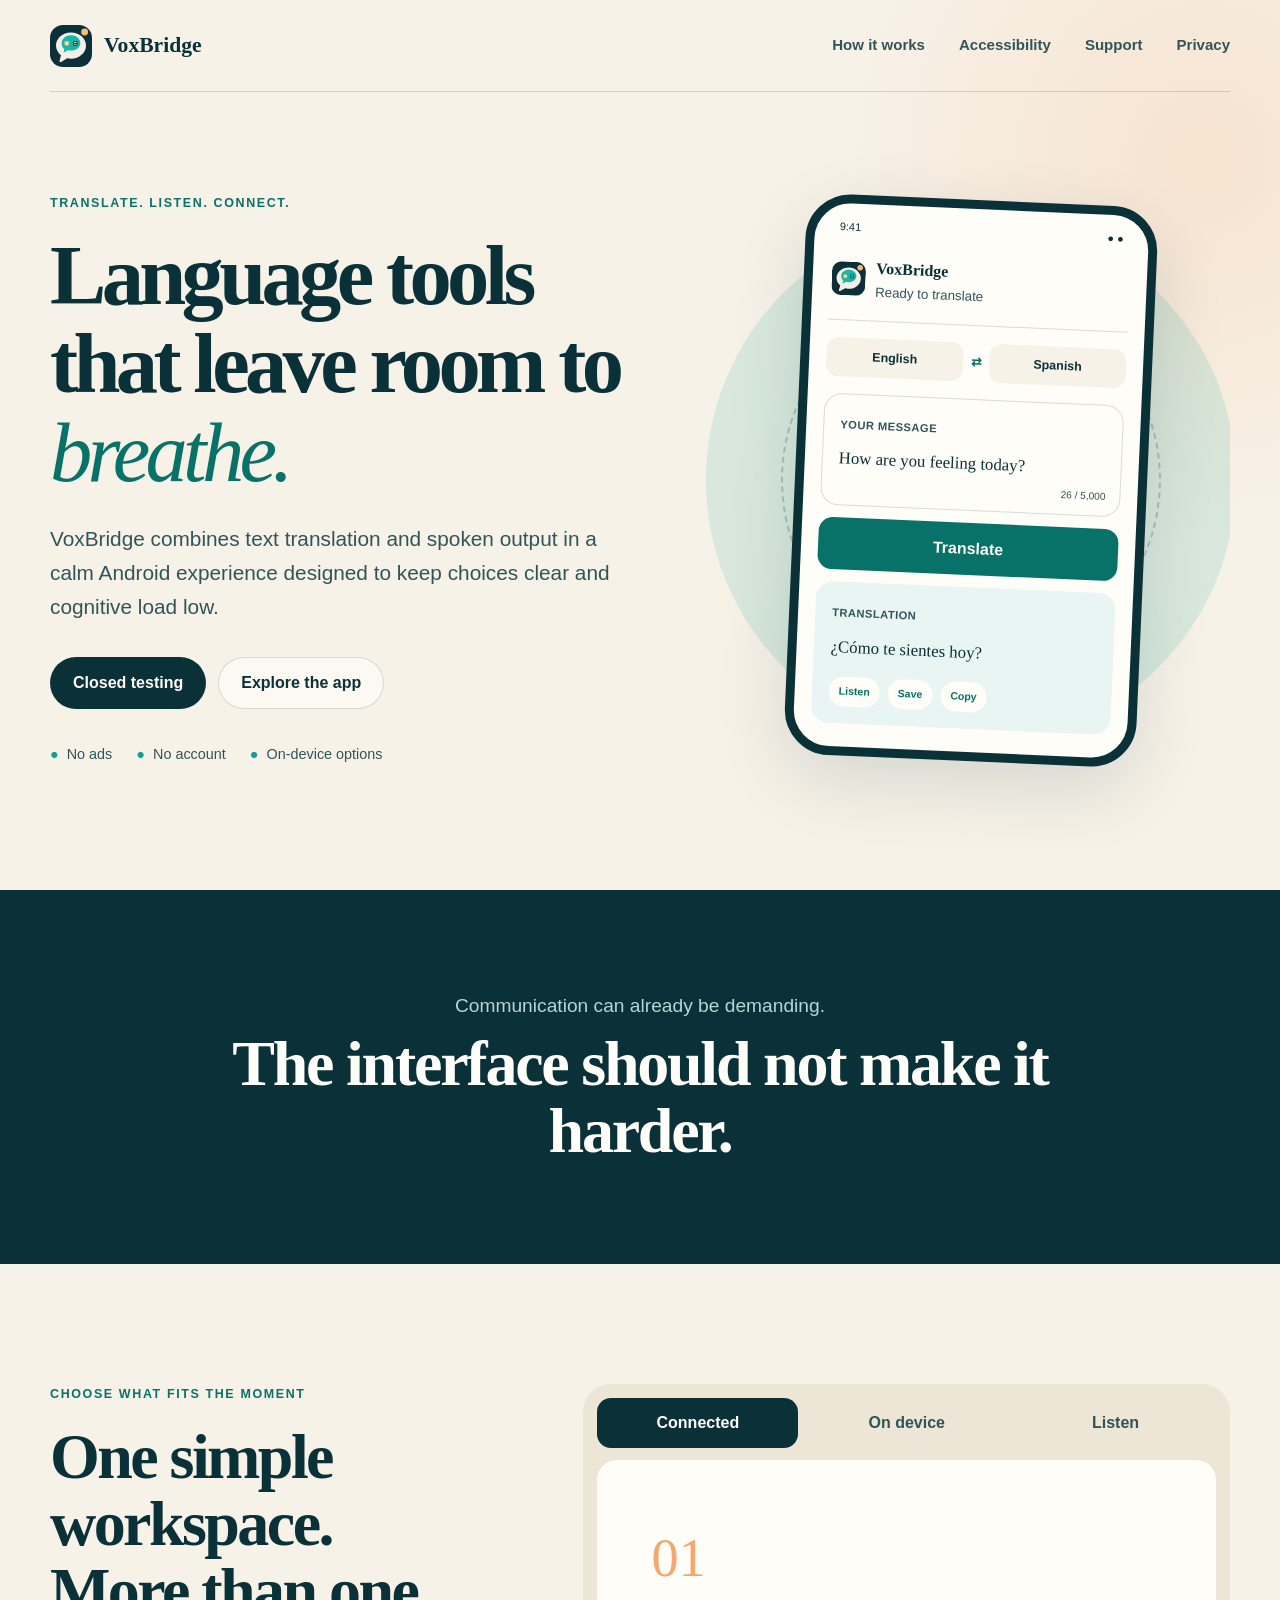
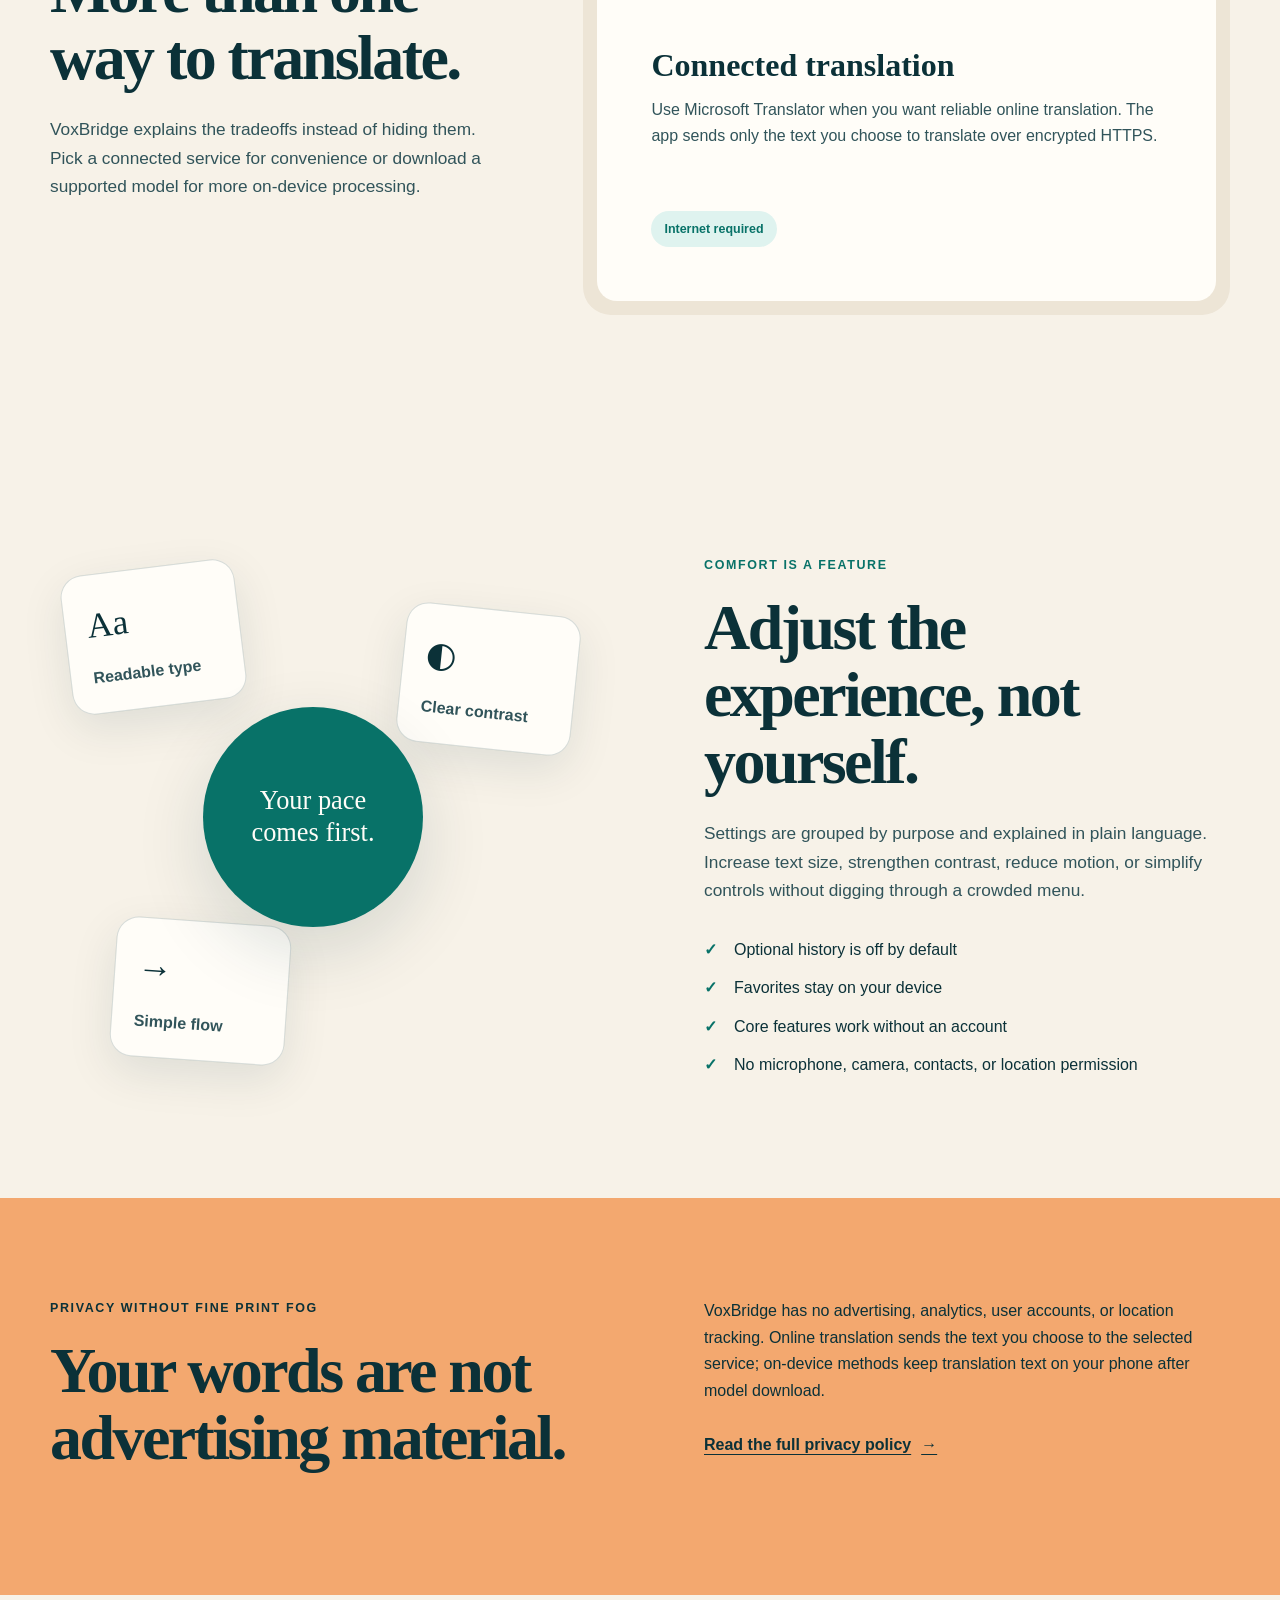
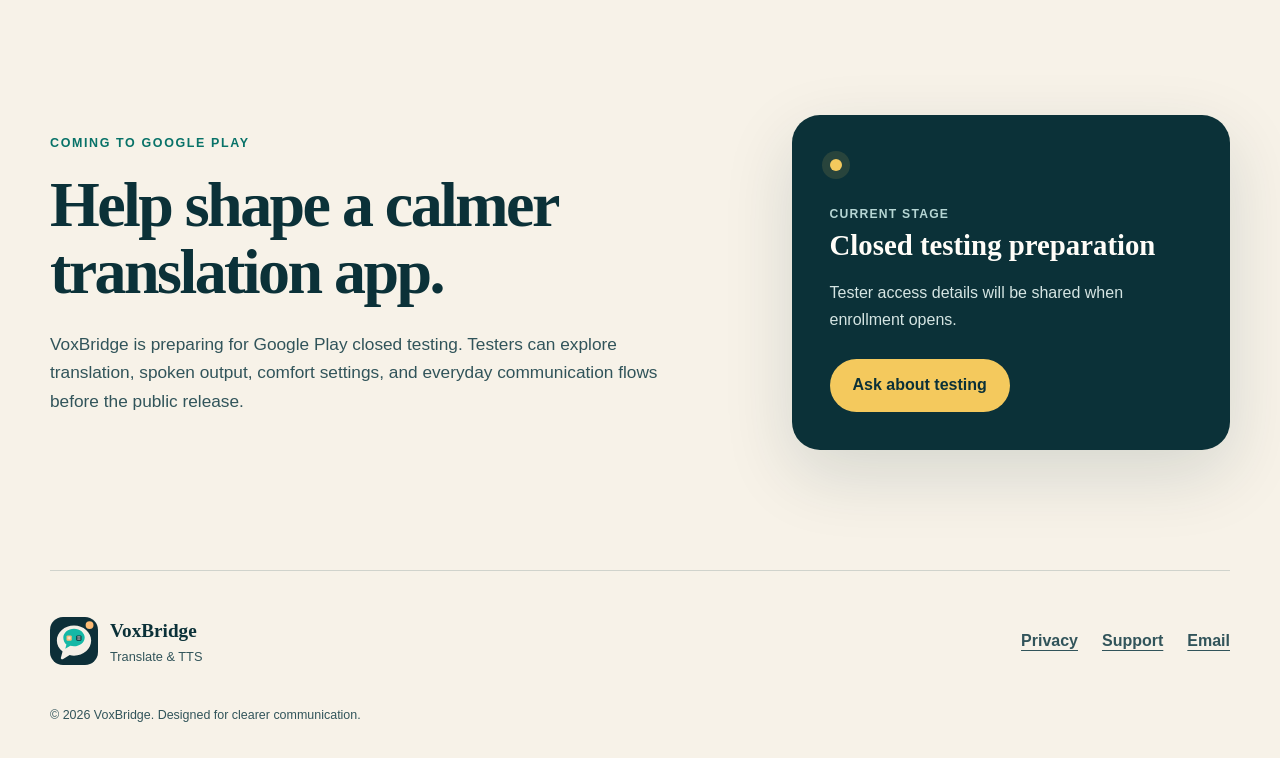
<file: index.html>
<!doctype html>
<html lang="en">
<head>
  <meta charset="utf-8">
  <meta name="viewport" content="width=device-width, initial-scale=1">
  <meta name="description" content="VoxBridge Translate & TTS makes translation easier to follow with online and on-device options, spoken output, and calm accessibility controls.">
  <meta name="theme-color" content="#0b3138">
  <title>VoxBridge Translate &amp; TTS</title>
  <link rel="icon" href="assets/voxbridge-mark.svg" type="image/svg+xml">
  <link rel="stylesheet" href="styles.css">
  <script src="script.js" defer></script>
</head>
<body>
  <a class="skip-link" href="#main">Skip to content</a>
  <header class="site-header">
    <a class="brand" href="./" aria-label="VoxBridge home">
      <img src="assets/voxbridge-mark.svg" alt="" width="42" height="42">
      <span>VoxBridge</span>
    </a>
    <button class="nav-toggle" type="button" aria-expanded="false" aria-controls="site-nav">
      <span class="sr-only">Open navigation</span><span></span><span></span>
    </button>
    <nav id="site-nav" class="site-nav" aria-label="Main navigation">
      <a href="#how-it-works">How it works</a>
      <a href="#accessibility">Accessibility</a>
      <a href="support/">Support</a>
      <a href="privacy/">Privacy</a>
    </nav>
  </header>

  <main id="main">
    <section class="hero">
      <div class="hero-copy" data-reveal>
        <p class="eyebrow">Translate. Listen. Connect.</p>
        <h1>Language tools that leave room to <em>breathe.</em></h1>
        <p class="hero-lede">VoxBridge combines text translation and spoken output in a calm Android experience designed to keep choices clear and cognitive load low.</p>
        <div class="hero-actions">
          <a class="button button-primary" href="#testing">Closed testing</a>
          <a class="button button-quiet" href="#how-it-works">Explore the app</a>
        </div>
        <ul class="trust-list" aria-label="Product highlights">
          <li>No ads</li><li>No account</li><li>On-device options</li>
        </ul>
      </div>

      <div class="phone-stage" aria-label="Illustration of the VoxBridge translation screen" data-reveal>
        <div class="orbit orbit-one"></div><div class="orbit orbit-two"></div>
        <div class="phone">
          <div class="phone-top"><span>9:41</span><span>● ●</span></div>
          <div class="app-bar"><img src="assets/voxbridge-mark.svg" alt="" width="34" height="34"><div><strong>VoxBridge</strong><small>Ready to translate</small></div></div>
          <div class="language-row"><span>English</span><span aria-hidden="true">⇄</span><span>Spanish</span></div>
          <div class="input-card"><span class="field-label">Your message</span><p>How are you feeling today?</p><span class="character-count">26 / 5,000</span></div>
          <button class="mock-button" type="button" tabindex="-1">Translate</button>
          <div class="result-card"><span class="field-label">Translation</span><p>¿Cómo te sientes hoy?</p><div class="result-actions"><span>Listen</span><span>Save</span><span>Copy</span></div></div>
        </div>
      </div>
    </section>

    <section class="statement" aria-label="VoxBridge approach" data-reveal>
      <p>Communication can already be demanding.</p>
      <h2>The interface should not make it harder.</h2>
    </section>

    <section id="how-it-works" class="section method-section">
      <div class="section-heading" data-reveal>
        <p class="eyebrow">Choose what fits the moment</p>
        <h2>One simple workspace.<br>More than one way to translate.</h2>
        <p>VoxBridge explains the tradeoffs instead of hiding them. Pick a connected service for convenience or download a supported model for more on-device processing.</p>
      </div>
      <div class="method-explorer" data-reveal>
        <div class="method-tabs" role="tablist" aria-label="Translation methods">
          <button id="tab-online" role="tab" aria-selected="true" aria-controls="panel-online">Connected</button>
          <button id="tab-device" role="tab" aria-selected="false" aria-controls="panel-device" tabindex="-1">On device</button>
          <button id="tab-speech" role="tab" aria-selected="false" aria-controls="panel-speech" tabindex="-1">Listen</button>
        </div>
        <div class="method-panel" id="panel-online" role="tabpanel" aria-labelledby="tab-online"><span class="method-number">01</span><div><h3>Connected translation</h3><p>Use Microsoft Translator when you want reliable online translation. The app sends only the text you choose to translate over encrypted HTTPS.</p></div><span class="method-tag">Internet required</span></div>
        <div class="method-panel" id="panel-device" role="tabpanel" aria-labelledby="tab-device" hidden><span class="method-number">02</span><div><h3>On-device translation</h3><p>Download supported ML Kit or optional model packs, then keep translation processing on your phone. Model availability and device requirements vary.</p></div><span class="method-tag">Download first</span></div>
        <div class="method-panel" id="panel-speech" role="tabpanel" aria-labelledby="tab-speech" hidden><span class="method-number">03</span><div><h3>Hear the result</h3><p>Use Android text-to-speech with voices installed on your device. Pause, replay, and adjust speech settings without adding another account.</p></div><span class="method-tag">Android voices</span></div>
      </div>
    </section>

    <section id="accessibility" class="section comfort-section">
      <div class="comfort-visual" data-reveal>
        <div class="comfort-card card-a"><span>Aa</span><p>Readable type</p></div>
        <div class="comfort-card card-b"><span>◐</span><p>Clear contrast</p></div>
        <div class="comfort-card card-c"><span>→</span><p>Simple flow</p></div>
        <div class="comfort-center">Your pace<br>comes first.</div>
      </div>
      <div class="section-heading" data-reveal>
        <p class="eyebrow">Comfort is a feature</p>
        <h2>Adjust the experience, not yourself.</h2>
        <p>Settings are grouped by purpose and explained in plain language. Increase text size, strengthen contrast, reduce motion, or simplify controls without digging through a crowded menu.</p>
        <ul class="check-list"><li>Optional history is off by default</li><li>Favorites stay on your device</li><li>Core features work without an account</li><li>No microphone, camera, contacts, or location permission</li></ul>
      </div>
    </section>

    <section class="privacy-band" data-reveal>
      <div><p class="eyebrow">Privacy without fine print fog</p><h2>Your words are not advertising material.</h2></div>
      <div><p>VoxBridge has no advertising, analytics, user accounts, or location tracking. Online translation sends the text you choose to the selected service; on-device methods keep translation text on your phone after model download.</p><a class="text-link" href="privacy/">Read the full privacy policy <span aria-hidden="true">→</span></a></div>
    </section>

    <section id="testing" class="section testing-section" data-reveal>
      <div class="testing-copy"><p class="eyebrow">Coming to Google Play</p><h2>Help shape a calmer translation app.</h2><p>VoxBridge is preparing for Google Play closed testing. Testers can explore translation, spoken output, comfort settings, and everyday communication flows before the public release.</p></div>
      <div class="testing-card"><span class="status-dot"></span><p class="testing-label">Current stage</p><strong>Closed testing preparation</strong><p>Tester access details will be shared when enrollment opens.</p><a class="button button-primary" href="mailto:supportvoxbridgetranslatetts@gmail.com?subject=VoxBridge%20closed%20testing">Ask about testing</a></div>
    </section>
  </main>

  <footer class="site-footer">
    <div class="footer-brand"><img src="assets/voxbridge-mark.svg" alt="" width="48" height="48"><div><strong>VoxBridge</strong><span>Translate &amp; TTS</span></div></div>
    <div class="footer-links"><a href="privacy/">Privacy</a><a href="support/">Support</a><a href="mailto:supportvoxbridgetranslatetts@gmail.com">Email</a></div>
    <p class="copyright">© <span data-year>2026</span> VoxBridge. Designed for clearer communication.</p>
  </footer>
</body>
</html>
</file>
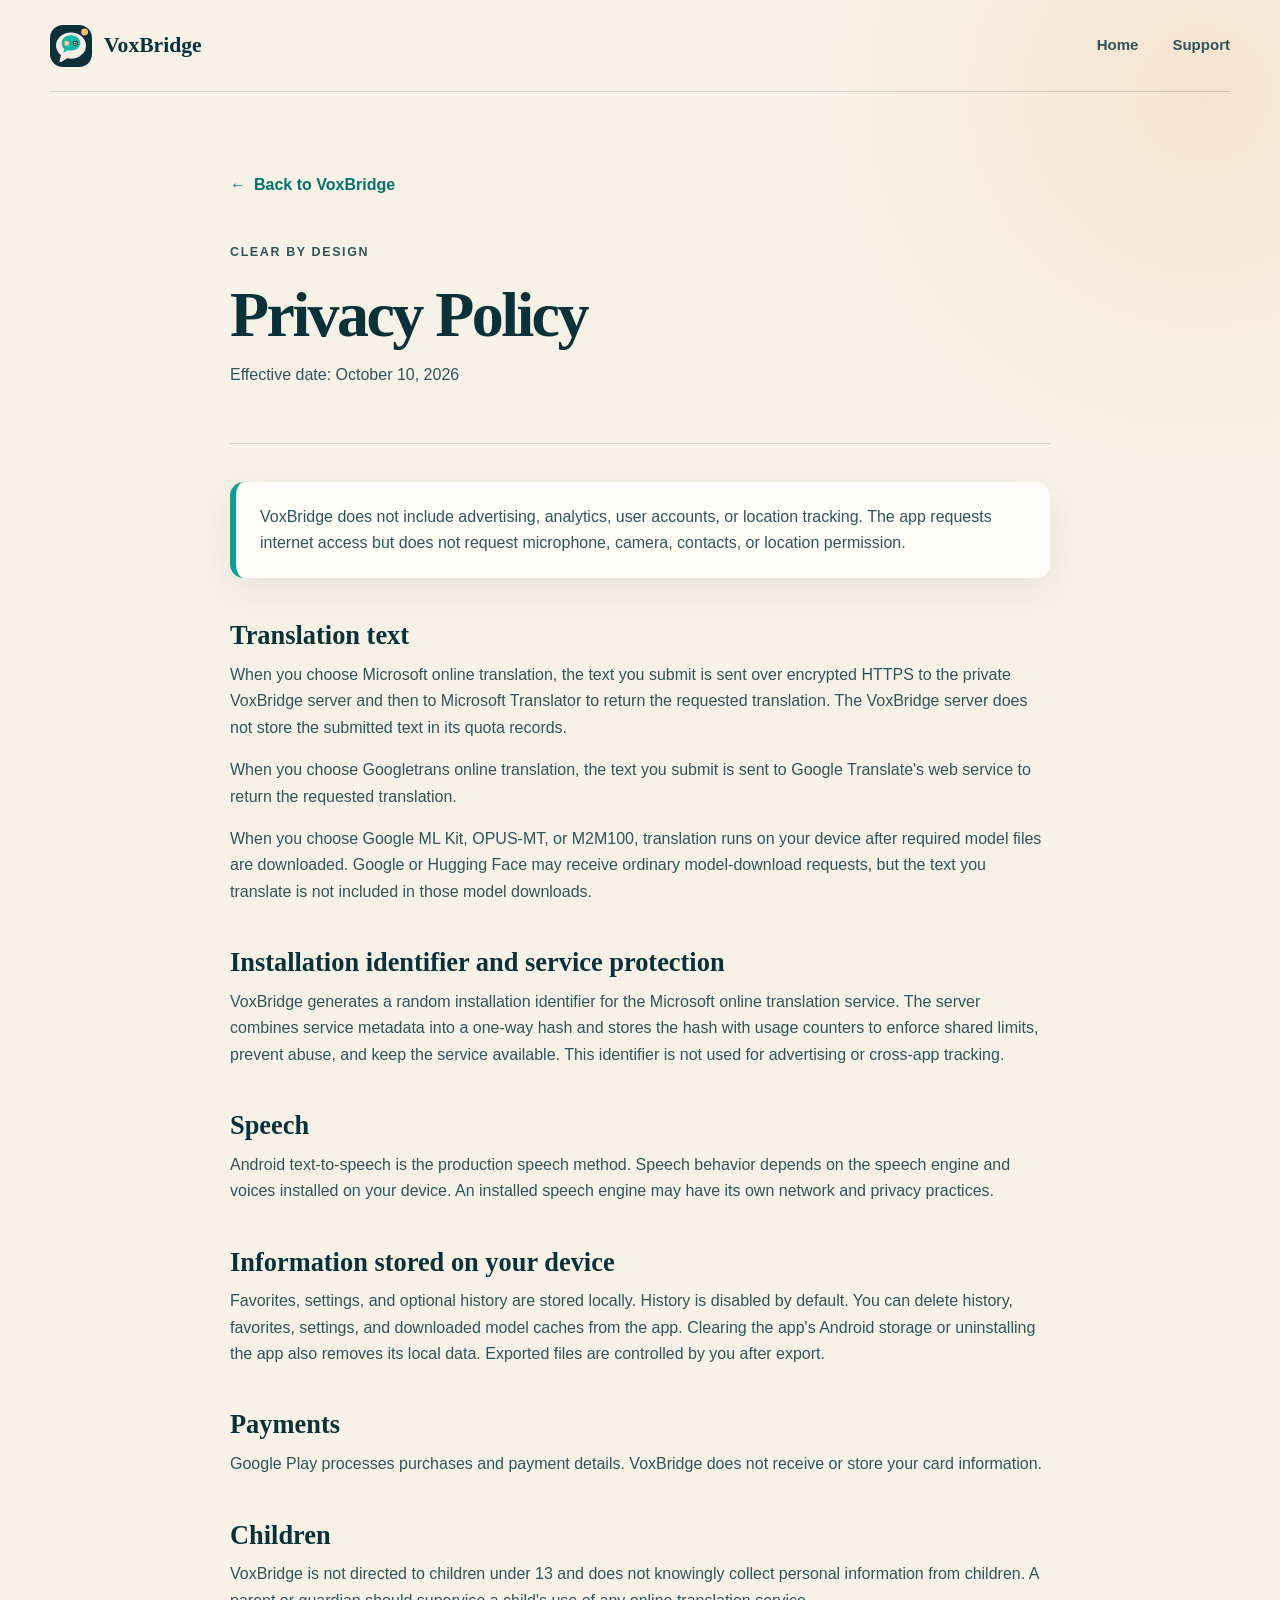
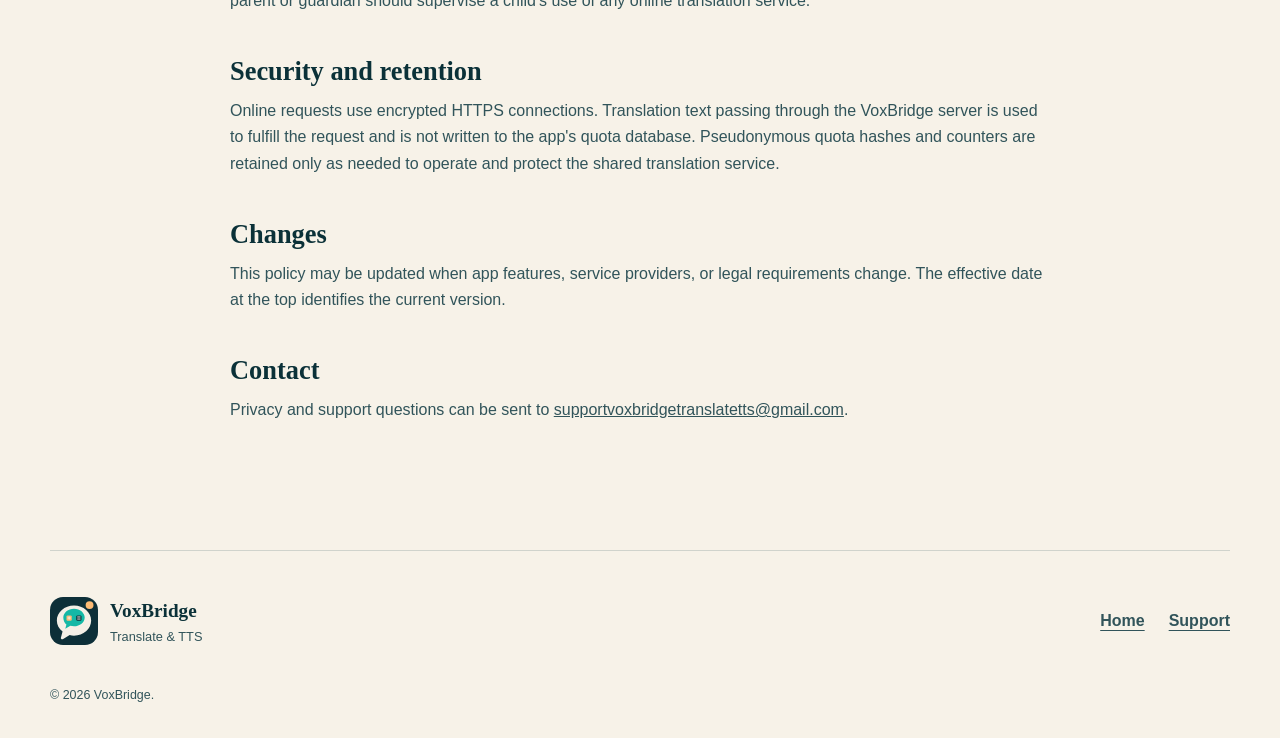
<file: privacy/index.html>
<!doctype html>
<html lang="en">
<head>
  <meta charset="utf-8">
  <meta name="viewport" content="width=device-width, initial-scale=1">
  <meta name="description" content="Privacy policy for VoxBridge Translate & TTS.">
  <meta name="theme-color" content="#0b3138">
  <title>Privacy Policy | VoxBridge</title>
  <link rel="icon" href="../assets/voxbridge-mark.svg" type="image/svg+xml">
  <link rel="stylesheet" href="../styles.css">
</head>
<body>
  <a class="skip-link" href="#main">Skip to content</a>
  <header class="site-header">
    <a class="brand" href="../" aria-label="VoxBridge home"><img src="../assets/voxbridge-mark.svg" alt="" width="42" height="42"><span>VoxBridge</span></a>
    <nav class="site-nav legal-nav" aria-label="Main navigation"><a href="../">Home</a><a href="../support/">Support</a></nav>
  </header>
  <main id="main" class="legal-shell">
    <a class="back-link" href="../"><span aria-hidden="true">←</span> Back to VoxBridge</a>
    <header class="legal-hero"><p class="eyebrow">Clear by design</p><h1>Privacy Policy</h1><p>Effective date: October 10, 2026</p></header>
    <div class="legal-content">
      <p class="legal-notice">VoxBridge does not include advertising, analytics, user accounts, or location tracking. The app requests internet access but does not request microphone, camera, contacts, or location permission.</p>
      <h2>Translation text</h2>
      <p>When you choose Microsoft online translation, the text you submit is sent over encrypted HTTPS to the private VoxBridge server and then to Microsoft Translator to return the requested translation. The VoxBridge server does not store the submitted text in its quota records.</p>
      <p>When you choose Googletrans online translation, the text you submit is sent to Google Translate's web service to return the requested translation.</p>
      <p>When you choose Google ML Kit, OPUS-MT, or M2M100, translation runs on your device after required model files are downloaded. Google or Hugging Face may receive ordinary model-download requests, but the text you translate is not included in those model downloads.</p>
      <h2>Installation identifier and service protection</h2>
      <p>VoxBridge generates a random installation identifier for the Microsoft online translation service. The server combines service metadata into a one-way hash and stores the hash with usage counters to enforce shared limits, prevent abuse, and keep the service available. This identifier is not used for advertising or cross-app tracking.</p>
      <h2>Speech</h2>
      <p>Android text-to-speech is the production speech method. Speech behavior depends on the speech engine and voices installed on your device. An installed speech engine may have its own network and privacy practices.</p>
      <h2>Information stored on your device</h2>
      <p>Favorites, settings, and optional history are stored locally. History is disabled by default. You can delete history, favorites, settings, and downloaded model caches from the app. Clearing the app's Android storage or uninstalling the app also removes its local data. Exported files are controlled by you after export.</p>
      <h2>Payments</h2>
      <p>Google Play processes purchases and payment details. VoxBridge does not receive or store your card information.</p>
      <h2>Children</h2>
      <p>VoxBridge is not directed to children under 13 and does not knowingly collect personal information from children. A parent or guardian should supervise a child's use of any online translation service.</p>
      <h2>Security and retention</h2>
      <p>Online requests use encrypted HTTPS connections. Translation text passing through the VoxBridge server is used to fulfill the request and is not written to the app's quota database. Pseudonymous quota hashes and counters are retained only as needed to operate and protect the shared translation service.</p>
      <h2>Changes</h2>
      <p>This policy may be updated when app features, service providers, or legal requirements change. The effective date at the top identifies the current version.</p>
      <h2>Contact</h2>
      <p>Privacy and support questions can be sent to <a href="mailto:supportvoxbridgetranslatetts@gmail.com">supportvoxbridgetranslatetts@gmail.com</a>.</p>
    </div>
  </main>
  <footer class="site-footer"><div class="footer-brand"><img src="../assets/voxbridge-mark.svg" alt="" width="48" height="48"><div><strong>VoxBridge</strong><span>Translate &amp; TTS</span></div></div><div class="footer-links"><a href="../">Home</a><a href="../support/">Support</a></div><p class="copyright">© 2026 VoxBridge.</p></footer>
</body>
</html>
</file>
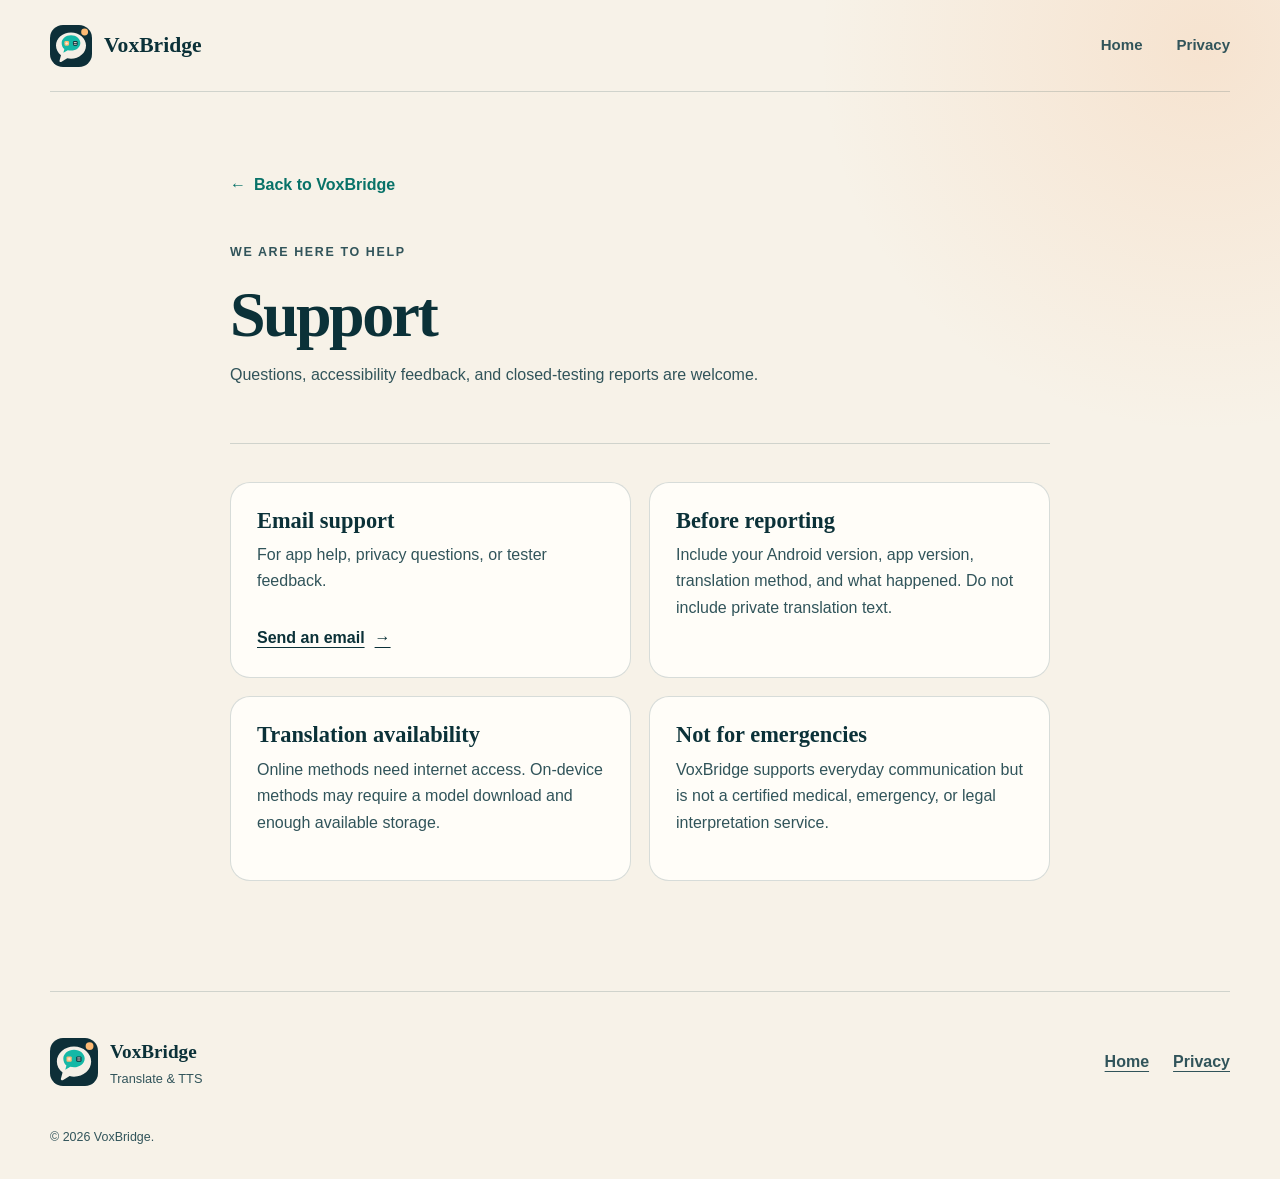
<file: support/index.html>
<!doctype html>
<html lang="en">
<head>
  <meta charset="utf-8">
  <meta name="viewport" content="width=device-width, initial-scale=1">
  <meta name="description" content="Support for VoxBridge Translate & TTS.">
  <meta name="theme-color" content="#0b3138">
  <title>Support | VoxBridge</title>
  <link rel="icon" href="../assets/voxbridge-mark.svg" type="image/svg+xml">
  <link rel="stylesheet" href="../styles.css">
</head>
<body>
  <a class="skip-link" href="#main">Skip to content</a>
  <header class="site-header">
    <a class="brand" href="../" aria-label="VoxBridge home"><img src="../assets/voxbridge-mark.svg" alt="" width="42" height="42"><span>VoxBridge</span></a>
    <nav class="site-nav legal-nav" aria-label="Main navigation"><a href="../">Home</a><a href="../privacy/">Privacy</a></nav>
  </header>
  <main id="main" class="legal-shell">
    <a class="back-link" href="../"><span aria-hidden="true">←</span> Back to VoxBridge</a>
    <header class="legal-hero"><p class="eyebrow">We are here to help</p><h1>Support</h1><p>Questions, accessibility feedback, and closed-testing reports are welcome.</p></header>
    <div class="support-grid">
      <section class="support-card"><h2>Email support</h2><p>For app help, privacy questions, or tester feedback.</p><a class="text-link" href="mailto:supportvoxbridgetranslatetts@gmail.com">Send an email <span aria-hidden="true">→</span></a></section>
      <section class="support-card"><h2>Before reporting</h2><p>Include your Android version, app version, translation method, and what happened. Do not include private translation text.</p></section>
      <section class="support-card"><h2>Translation availability</h2><p>Online methods need internet access. On-device methods may require a model download and enough available storage.</p></section>
      <section class="support-card"><h2>Not for emergencies</h2><p>VoxBridge supports everyday communication but is not a certified medical, emergency, or legal interpretation service.</p></section>
    </div>
  </main>
  <footer class="site-footer"><div class="footer-brand"><img src="../assets/voxbridge-mark.svg" alt="" width="48" height="48"><div><strong>VoxBridge</strong><span>Translate &amp; TTS</span></div></div><div class="footer-links"><a href="../">Home</a><a href="../privacy/">Privacy</a></div><p class="copyright">© 2026 VoxBridge.</p></footer>
</body>
</html>
</file>
<file: styles.css>
:root {
  --ink: #0b3138;
  --ink-soft: #31545a;
  --paper: #f7f2e8;
  --paper-deep: #ede5d6;
  --white: #fffdf8;
  --teal: #0f9f91;
  --teal-dark: #087268;
  --peach: #f3a86f;
  --sun: #f4c95d;
  --line: rgba(11, 49, 56, .16);
  --shadow: 0 24px 70px rgba(11, 49, 56, .14);
  --radius: 28px;
  --serif: "Iowan Old Style", "Palatino Linotype", Palatino, Georgia, serif;
  --sans: "Trebuchet MS", "Gill Sans", sans-serif;
}

* { box-sizing: border-box; }
html { scroll-behavior: smooth; }
body {
  margin: 0;
  overflow-x: clip;
  color: var(--ink);
  background: radial-gradient(circle at 94% 4%, rgba(243, 168, 111, .2), transparent 24rem), var(--paper);
  font-family: var(--sans);
  line-height: 1.65;
}
body.nav-open { overflow: hidden; }
a { color: inherit; }
button, a { -webkit-tap-highlight-color: transparent; }
button { font: inherit; }
img { display: block; max-width: 100%; }
:focus-visible { outline: 3px solid var(--sun); outline-offset: 4px; border-radius: 6px; }
.skip-link { position: fixed; z-index: 100; top: 12px; left: 12px; transform: translateY(-160%); padding: 10px 16px; color: var(--white); background: var(--ink); border-radius: 999px; }
.skip-link:focus { transform: translateY(0); }
.sr-only { position: absolute; width: 1px; height: 1px; padding: 0; margin: -1px; overflow: hidden; clip: rect(0, 0, 0, 0); white-space: nowrap; border: 0; }

.site-header { width: min(1180px, calc(100% - 40px)); min-height: 92px; margin: 0 auto; display: flex; align-items: center; justify-content: space-between; border-bottom: 1px solid var(--line); }
.brand, .footer-brand { display: inline-flex; align-items: center; gap: 12px; text-decoration: none; }
.brand img, .footer-brand img { border-radius: 13px; }
.brand span { font-family: var(--serif); font-size: 1.35rem; font-weight: 700; }
.site-nav { display: flex; align-items: center; gap: 34px; }
.site-nav a { color: var(--ink-soft); font-size: .94rem; font-weight: 700; text-decoration: none; }
.site-nav a:hover { color: var(--teal-dark); }
.nav-toggle { display: none; }

.hero { width: min(1180px, calc(100% - 40px)); min-height: 720px; margin: 0 auto; display: grid; grid-template-columns: 1.05fr .95fr; align-items: center; gap: clamp(40px, 7vw, 100px); padding: 78px 0 100px; overflow: hidden; }
.eyebrow { margin: 0 0 18px; color: var(--teal-dark); font-size: .78rem; font-weight: 800; letter-spacing: .13em; text-transform: uppercase; }
h1, h2, h3, p { margin-top: 0; }
h1, h2, h3 { font-family: var(--serif); line-height: 1.05; }
h1 { max-width: 700px; margin-bottom: 24px; font-size: clamp(3.15rem, 6.6vw, 6.8rem); letter-spacing: -.055em; }
h1 em { color: var(--teal-dark); font-weight: 400; }
.hero-lede { max-width: 620px; margin-bottom: 32px; color: var(--ink-soft); font-size: clamp(1.08rem, 2vw, 1.3rem); }
.hero-actions { display: flex; flex-wrap: wrap; gap: 12px; }
.button { min-height: 52px; display: inline-flex; align-items: center; justify-content: center; padding: 12px 22px; border: 1px solid transparent; border-radius: 999px; font-weight: 800; text-decoration: none; transition: transform .2s ease, background .2s ease; }
.button:hover { transform: translateY(-2px); }
.button-primary { color: var(--white); background: var(--ink); }
.button-primary:hover { background: var(--teal-dark); }
.button-quiet { border-color: var(--line); background: rgba(255, 253, 248, .6); }
.trust-list { display: flex; flex-wrap: wrap; gap: 10px 24px; margin: 34px 0 0; padding: 0; color: var(--ink-soft); font-size: .9rem; list-style: none; }
.trust-list li::before { content: "●"; margin-right: 8px; color: var(--teal); }

.phone-stage { position: relative; min-height: 620px; display: grid; place-items: center; }
.orbit { position: absolute; border-radius: 50%; }
.orbit-one { width: 530px; height: 530px; background: var(--teal); opacity: .13; }
.orbit-two { width: 380px; height: 380px; border: 2px dashed rgba(11, 49, 56, .22); animation: spin 30s linear infinite; }
.phone { position: relative; z-index: 2; width: min(352px, 85vw); padding: 15px 17px 23px; background: var(--white); border: 9px solid var(--ink); border-radius: 45px; box-shadow: var(--shadow); transform: rotate(2.5deg); }
.phone-top { display: flex; justify-content: space-between; padding: 0 8px 10px; font-size: .68rem; }
.app-bar { display: flex; align-items: center; gap: 10px; padding: 8px 2px 17px; border-bottom: 1px solid var(--line); }
.app-bar img { border-radius: 10px; }
.app-bar div { display: grid; }
.app-bar strong { font-family: var(--serif); }
.app-bar small { color: var(--ink-soft); }
.language-row { display: grid; grid-template-columns: 1fr auto 1fr; gap: 8px; align-items: center; margin: 17px 0; }
.language-row span { padding: 9px 10px; text-align: center; background: var(--paper); border-radius: 12px; font-size: .78rem; font-weight: 700; }
.language-row span:nth-child(2) { padding: 0; background: transparent; color: var(--teal-dark); }
.input-card, .result-card { position: relative; min-height: 108px; padding: 16px; border: 1px solid var(--line); border-radius: 18px; }
.field-label { color: var(--ink-soft); font-size: .7rem; font-weight: 800; letter-spacing: .04em; text-transform: uppercase; }
.input-card p, .result-card p { margin: 11px 0 18px; font-family: var(--serif); font-size: 1.05rem; line-height: 1.35; }
.character-count { position: absolute; right: 14px; bottom: 10px; color: var(--ink-soft); font-size: .63rem; }
.mock-button { width: 100%; margin: 12px 0; padding: 13px; color: var(--white); background: var(--teal-dark); border: 0; border-radius: 14px; font-weight: 800; }
.result-card { background: #e8f5f2; border-color: transparent; }
.result-actions { display: flex; gap: 8px; }
.result-actions span { padding: 6px 10px; color: var(--teal-dark); background: var(--white); border-radius: 999px; font-size: .66rem; font-weight: 800; }

.statement { padding: 100px max(20px, calc((100vw - 980px) / 2)); color: var(--white); background: var(--ink); text-align: center; }
.statement p { margin-bottom: 8px; color: #b6d6d4; font-size: clamp(1rem, 2vw, 1.2rem); }
.statement h2 { margin: 0; font-size: clamp(2.3rem, 5vw, 4.8rem); letter-spacing: -.035em; }
.section { width: min(1180px, calc(100% - 40px)); margin: 0 auto; padding: 120px 0; }
.section-heading { max-width: 650px; }
.section-heading h2, .privacy-band h2, .testing-copy h2, .legal-hero h1 { margin-bottom: 24px; font-size: clamp(2.5rem, 5vw, 4.7rem); letter-spacing: -.04em; }
.section-heading > p:last-of-type { color: var(--ink-soft); font-size: 1.08rem; }
.method-section { display: grid; grid-template-columns: .8fr 1.2fr; gap: clamp(50px, 8vw, 120px); align-items: start; }
.method-explorer { padding: 14px; background: var(--paper-deep); border-radius: var(--radius); }
.method-tabs { display: grid; grid-template-columns: repeat(3, 1fr); gap: 8px; margin-bottom: 12px; }
.method-tabs button { padding: 12px; color: var(--ink-soft); background: transparent; border: 0; border-radius: 14px; cursor: pointer; font-weight: 800; }
.method-tabs button[aria-selected="true"] { color: var(--white); background: var(--ink); }
.method-panel { min-height: 410px; padding: clamp(26px, 5vw, 54px); display: grid; align-content: space-between; gap: 45px; background: var(--white); border-radius: 20px; }
.method-panel[hidden] { display: none; }
.method-number { color: var(--peach); font-family: var(--serif); font-size: 3.4rem; }
.method-panel h3 { margin-bottom: 14px; font-size: 2rem; }
.method-panel p { color: var(--ink-soft); }
.method-tag { justify-self: start; padding: 8px 13px; color: var(--teal-dark); background: #dff3ef; border-radius: 999px; font-size: .78rem; font-weight: 800; }

.comfort-section { display: grid; grid-template-columns: 1fr 1fr; gap: clamp(60px, 10vw, 140px); align-items: center; }
.comfort-visual { position: relative; min-height: 520px; }
.comfort-center { position: absolute; inset: 50% auto auto 50%; width: 220px; height: 220px; display: grid; place-items: center; transform: translate(-50%, -50%); color: var(--white); background: var(--teal-dark); border-radius: 50%; font-family: var(--serif); font-size: 1.65rem; line-height: 1.2; text-align: center; box-shadow: var(--shadow); }
.comfort-card { position: absolute; width: 175px; padding: 22px; background: var(--white); border: 1px solid var(--line); border-radius: 22px; box-shadow: 0 15px 45px rgba(11,49,56,.1); }
.comfort-card span { font-family: var(--serif); font-size: 2.2rem; }
.comfort-card p { margin: 10px 0 0; color: var(--ink-soft); font-weight: 700; }
.card-a { top: 2%; left: 3%; transform: rotate(-7deg); }
.card-b { top: 10%; right: 0; transform: rotate(6deg); }
.card-c { bottom: 3%; left: 12%; transform: rotate(4deg); }
.check-list { display: grid; gap: 12px; margin: 32px 0 0; padding: 0; list-style: none; }
.check-list li { padding-left: 30px; position: relative; }
.check-list li::before { content: "✓"; position: absolute; left: 0; color: var(--teal-dark); font-weight: 900; }

.privacy-band { display: grid; grid-template-columns: 1fr 1fr; gap: clamp(40px, 10vw, 140px); padding: 100px max(20px, calc((100vw - 1180px) / 2)); background: var(--peach); }
.privacy-band p { max-width: 570px; }
.privacy-band .eyebrow { color: var(--ink); }
.text-link { display: inline-flex; gap: 10px; align-items: center; margin-top: 12px; font-weight: 900; text-underline-offset: 4px; }
.text-link span { transition: transform .2s ease; }
.text-link:hover span { transform: translateX(5px); }
.testing-section { display: grid; grid-template-columns: 1fr .7fr; gap: clamp(50px, 9vw, 130px); align-items: center; }
.testing-copy p:last-child { max-width: 650px; color: var(--ink-soft); font-size: 1.08rem; }
.testing-card { padding: 38px; color: var(--white); background: var(--ink); border-radius: var(--radius); box-shadow: var(--shadow); }
.status-dot { width: 12px; height: 12px; display: inline-block; background: var(--sun); border-radius: 50%; box-shadow: 0 0 0 8px rgba(244,201,93,.12); }
.testing-label { margin: 24px 0 4px; color: #b6d6d4; font-size: .76rem; font-weight: 800; letter-spacing: .1em; text-transform: uppercase; }
.testing-card strong { display: block; font-family: var(--serif); font-size: 1.8rem; line-height: 1.2; }
.testing-card > p:last-of-type { margin: 18px 0 26px; color: #d5e5e3; }
.testing-card .button-primary { color: var(--ink); background: var(--sun); }

.site-footer { width: min(1180px, calc(100% - 40px)); margin: 0 auto; padding: 44px 0 32px; display: grid; grid-template-columns: 1fr auto; align-items: center; gap: 28px; border-top: 1px solid var(--line); }
.footer-brand div { display: grid; }
.footer-brand strong { font-family: var(--serif); font-size: 1.2rem; }
.footer-brand span { color: var(--ink-soft); font-size: .8rem; }
.footer-links { display: flex; gap: 24px; }
.footer-links a { color: var(--ink-soft); font-weight: 800; text-underline-offset: 4px; }
.copyright { grid-column: 1 / -1; margin: 10px 0 0; color: var(--ink-soft); font-size: .78rem; }

.legal-shell { width: min(820px, calc(100% - 40px)); margin: 0 auto; padding: 80px 0 110px; }
.legal-hero { padding-bottom: 38px; border-bottom: 1px solid var(--line); }
.legal-hero h1 { margin-bottom: 14px; }
.legal-hero p { color: var(--ink-soft); }
.legal-notice { margin: 38px 0; padding: 22px 24px; background: var(--white); border-left: 6px solid var(--teal); border-radius: 14px; box-shadow: 0 12px 36px rgba(11,49,56,.07); }
.legal-content h2 { margin: 44px 0 12px; font-size: 1.65rem; }
.legal-content p, .legal-content li { color: var(--ink-soft); }
.back-link { display: inline-flex; align-items: center; gap: 8px; margin-bottom: 44px; color: var(--teal-dark); font-weight: 900; text-decoration: none; }
.support-grid { display: grid; grid-template-columns: 1fr 1fr; gap: 18px; margin-top: 38px; }
.support-card { padding: 26px; background: var(--white); border: 1px solid var(--line); border-radius: 20px; }
.support-card h2 { margin: 0 0 10px; font-size: 1.4rem; }
.support-card p { margin-bottom: 18px; color: var(--ink-soft); }
[data-reveal] { opacity: 0; transform: translateY(22px); transition: opacity .7s ease, transform .7s ease; }
[data-reveal].is-visible { opacity: 1; transform: none; }
@keyframes spin { to { transform: rotate(360deg); } }

@media (max-width: 860px) {
  .nav-toggle { width: 48px; height: 48px; display: grid; place-content: center; gap: 7px; background: var(--white); border: 1px solid var(--line); border-radius: 50%; }
  .nav-toggle span:not(.sr-only) { width: 20px; height: 2px; display: block; background: var(--ink); }
  .site-nav { position: fixed; z-index: 20; inset: 92px 0 0; padding: 42px 28px; display: none; align-items: stretch; flex-direction: column; gap: 0; background: var(--paper); }
  .site-nav.is-open { display: flex; }
  .site-nav a { padding: 20px 0; border-bottom: 1px solid var(--line); font-family: var(--serif); font-size: 1.7rem; }
  .site-nav.legal-nav { position: static; padding: 0; display: flex; flex-direction: row; gap: 20px; background: transparent; }
  .site-nav.legal-nav a { padding: 8px 0; border: 0; font-family: var(--sans); font-size: .9rem; }
  .hero, .method-section, .comfort-section, .privacy-band, .testing-section { grid-template-columns: 1fr; }
  .hero { padding-top: 54px; }
  .phone-stage { min-height: 570px; }
  .method-section, .comfort-section { gap: 70px; }
  .privacy-band { padding-top: 80px; padding-bottom: 80px; }
}

@media (max-width: 560px) {
  .site-header, .hero, .section, .site-footer { width: min(100% - 28px, 1180px); }
  .site-header { min-height: 78px; }
  .site-nav { top: 78px; }
  .hero { min-height: auto; padding-bottom: 76px; }
  h1 { font-size: clamp(3rem, 16vw, 4.5rem); }
  .phone-stage { min-height: 500px; }
  .orbit-one { width: 400px; height: 400px; }
  .orbit-two { width: 310px; height: 310px; }
  .phone { transform: none; }
  .statement, .section { padding-top: 84px; padding-bottom: 84px; }
  .method-tabs { grid-template-columns: 1fr; }
  .method-panel { min-height: 360px; }
  .comfort-visual { min-height: 450px; }
  .comfort-center { width: 180px; height: 180px; }
  .comfort-card { width: 145px; padding: 18px; }
  .footer-links { grid-row: 2; flex-wrap: wrap; }
  .site-footer { grid-template-columns: 1fr; }
  .copyright { grid-column: 1; }
  .support-grid { grid-template-columns: 1fr; }
}

@media (prefers-reduced-motion: reduce) {
  html { scroll-behavior: auto; }
  *, *::before, *::after { animation-duration: .01ms !important; animation-iteration-count: 1 !important; transition-duration: .01ms !important; }
  [data-reveal] { opacity: 1; transform: none; }
}
</file>
